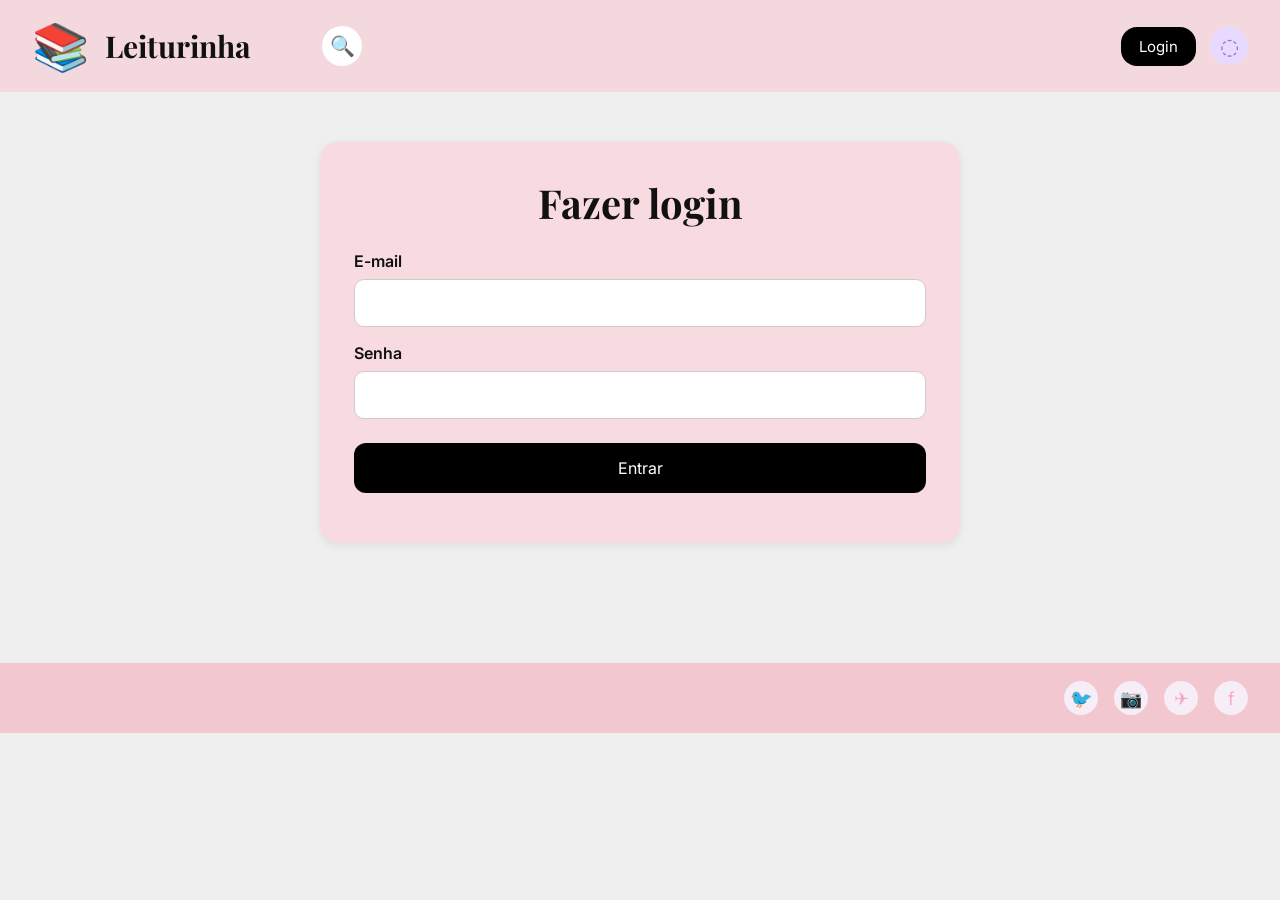
<file: leiturinha/cadastro.html>
<!DOCTYPE html>
<html lang="pt-BR">
<head>
  <meta charset="UTF-8">
  <meta name="viewport" content="width=device-width, initial-scale=1.0">
  <title>Login - Leiturinha</title>
  <link rel="stylesheet" href="style.css">
</head>
<body>
  <header>
    <div class="top-header">
      <div class="container">
        <a href="index.html" class="brand">
          <div class="logo-icon">📚</div>
          <div class="logo-text">Leiturinha</div>
        </a>
        <div class="search-box"><button class="search-circle">🔍</button></div>
        <div class="header-actions">
          <a href="login.html" class="login-btn">Login</a>
          <div class="user-icon">◌</div>
        </div>
      </div>
    </div>
  </header>

  <main class="form-page">
    <div class="form-card">
      <h1>Fazer login</h1>

      <form id="loginForm">
        <div class="form-group">
          <label for="loginEmail">E-mail</label>
          <input type="text" id="loginEmail">
          <span class="error" id="erroLoginEmail"></span>
        </div>

        <div class="form-group">
          <label for="loginSenha">Senha</label>
          <input type="password" id="loginSenha">
          <span class="error" id="erroLoginSenha"></span>
        </div>

        <button class="form-submit" type="submit">Entrar</button>
        <div class="success-message" id="loginSuccess"></div>
      </form>
    </div>
  </main>

  <footer class="footer">
    <div class="container">
      <div class="socials">
        <span>🐦</span>
        <span>📷</span>
        <span>✈</span>
        <span>f</span>
      </div>
    </div>
  </footer>

  <script src="data.js"></script>
  <script src="app.js"></script>
</body>
</html>
</file>
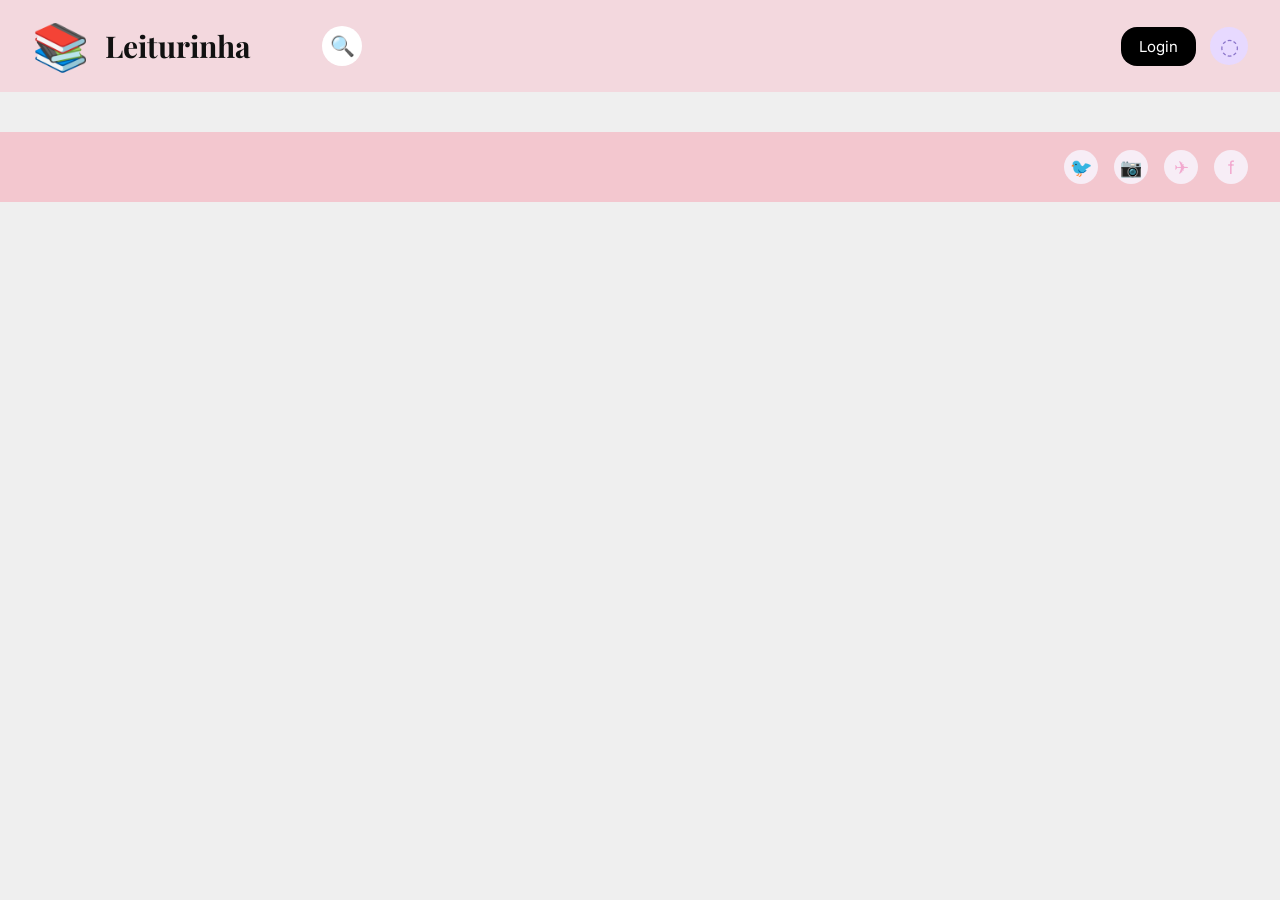
<file: leiturinha/carrinho.html>
<!DOCTYPE html>
<html lang="pt-BR">
<head>
  <meta charset="UTF-8">
  <meta name="viewport" content="width=device-width, initial-scale=1.0">
  <title>Favoritos - Leiturinha</title>
  <link rel="stylesheet" href="style.css">
</head>
<body>
  <header>
    <div class="top-header">
      <div class="container">
        <a href="index.html" class="brand">
          <div class="logo-icon">📚</div>
          <div class="logo-text">Leiturinha</div>
        </a>
        <div class="search-box"><button class="search-circle">🔍</button></div>
        <div class="header-actions">
          <a href="login.html" class="login-btn">Login</a>
          <div class="user-icon">◌</div>
        </div>
      </div>
    </div>
  </header>

  <main id="favorites-page"></main>

  <footer class="footer">
    <div class="container">
      <div class="socials">
        <span>🐦</span>
        <span>📷</span>
        <span>✈</span>
        <span>f</span>
      </div>
    </div>
  </footer>

  <script src="data.js"></script>
  <script src="app.js"></script>
</body>
</html>
</file>
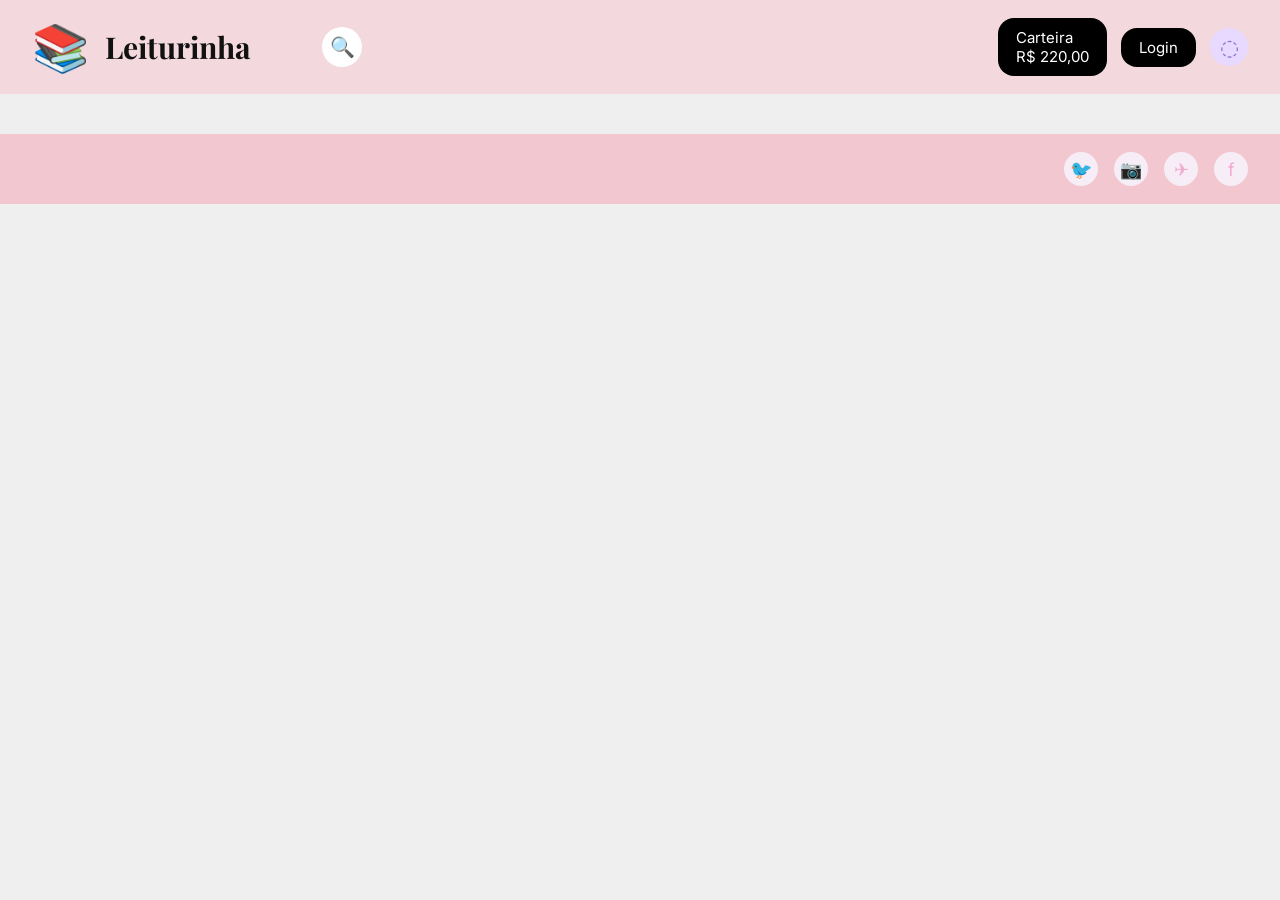
<file: leiturinha/contato.html>
<!DOCTYPE html>
<html lang="pt-BR">
<head>
  <meta charset="UTF-8">
  <meta name="viewport" content="width=device-width, initial-scale=1.0">
  <title>Carrinho - Leiturinha</title>
  <link rel="stylesheet" href="style.css">
</head>
<body>
  <header>
    <div class="top-header">
      <div class="container">
        <a href="index.html" class="brand">
          <div class="logo-icon">📚</div>
          <div class="logo-text">Leiturinha</div>
        </a>
        <div class="search-box"><button class="search-circle">🔍</button></div>
        <div class="header-actions">
          <div class="wallet-box">Carteira<br>R$ 220,00</div>
          <a href="login.html" class="login-btn">Login</a>
          <div class="user-icon">◌</div>
        </div>
      </div>
    </div>
  </header>

  <main id="cart-page"></main>

  <footer class="footer">
    <div class="container">
      <div class="socials">
        <span>🐦</span>
        <span>📷</span>
        <span>✈</span>
        <span>f</span>
      </div>
    </div>
  </footer>

  <script src="data.js"></script>
  <script src="app.js"></script>
</body>
</html>
</file>
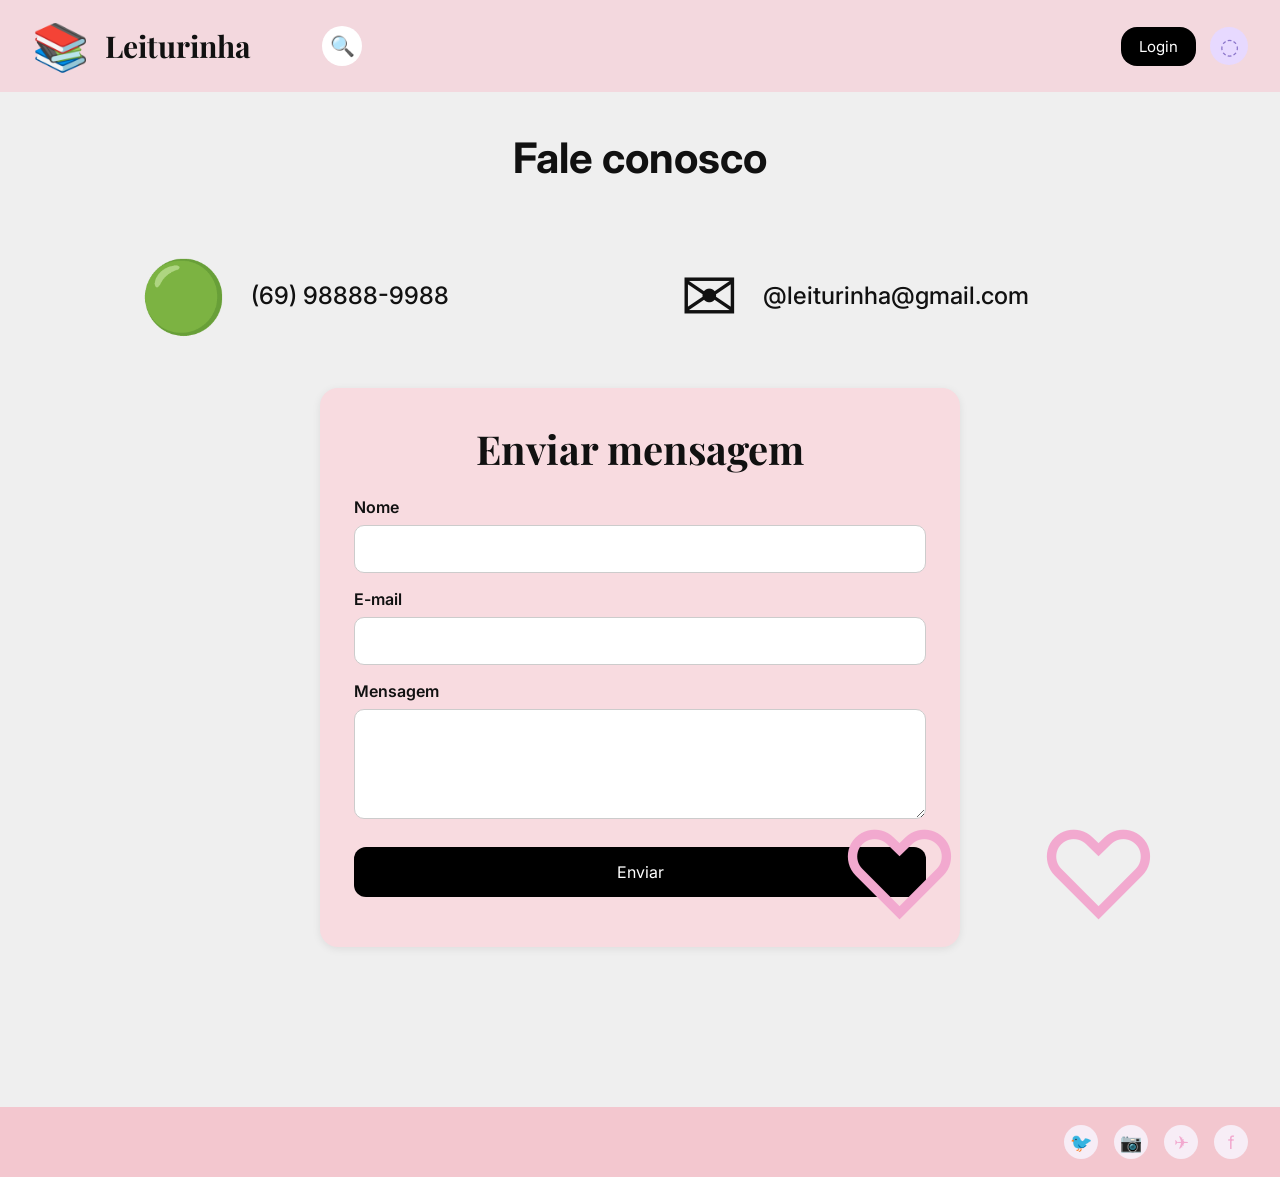
<file: leiturinha/login.html>
<!DOCTYPE html>
<html lang="pt-BR">
<head>
  <meta charset="UTF-8">
  <meta name="viewport" content="width=device-width, initial-scale=1.0">
  <title>Contato - Leiturinha</title>
  <link rel="stylesheet" href="style.css">
</head>
<body>
  <header>
    <div class="top-header">
      <div class="container">
        <a href="index.html" class="brand">
          <div class="logo-icon">📚</div>
          <div class="logo-text">Leiturinha</div>
        </a>
        <div class="search-box"><button class="search-circle">🔍</button></div>
        <div class="header-actions">
          <a href="login.html" class="login-btn">Login</a>
          <div class="user-icon">◌</div>
        </div>
      </div>
    </div>
  </header>

  <main class="contact-page container">
    <h1 class="contact-title">Fale conosco</h1>

    <div class="contact-grid">
      <div class="contact-item">
        <div class="icon">🟢</div>
        <div>(69) 98888-9988</div>
      </div>

      <div class="contact-item">
        <div class="icon">✉</div>
        <div>@leiturinha@gmail.com</div>
      </div>
    </div>

    <div class="contact-hearts">
      <span>♡</span>
      <span>♡</span>
    </div>

    <section class="form-page">
      <div class="form-card">
        <h1>Enviar mensagem</h1>

        <form id="contactForm">
          <div class="form-group">
            <label for="contatoNome">Nome</label>
            <input type="text" id="contatoNome">
            <span class="error" id="erroContatoNome"></span>
          </div>

          <div class="form-group">
            <label for="contatoEmail">E-mail</label>
            <input type="text" id="contatoEmail">
            <span class="error" id="erroContatoEmail"></span>
          </div>

          <div class="form-group">
            <label for="contatoMensagem">Mensagem</label>
            <textarea id="contatoMensagem"></textarea>
            <span class="error" id="erroContatoMensagem"></span>
          </div>

          <button class="form-submit" type="submit">Enviar</button>
          <div class="success-message" id="contactSuccess"></div>
        </form>
      </div>
    </section>
  </main>

  <footer class="footer">
    <div class="container">
      <div class="socials">
        <span>🐦</span>
        <span>📷</span>
        <span>✈</span>
        <span>f</span>
      </div>
    </div>
  </footer>

  <script src="data.js"></script>
  <script src="app.js"></script>
</body>
</html>
</file>
<file: leiturinha/style.css>
@import url('https://fonts.googleapis.com/css2?family=Abel&family=Inter:wght@300;400;500;600;700&family=Playfair+Display:wght@400;500;700&display=swap');

:root {
  --rosa-topo: #f3d8de;
  --rosa-menu: #f4bdd8;
  --rosa-card: #f2cfd0;
  --cinza-fundo: #efefef;
  --preto: #111;
  --branco: #fff;
  --roxo-user: #8872c8;
  --botao-vermelho: #b94343;
  --cinza-botao: #5d5757;
  --rosa-icone: #f2a9cf;
  --borda: #d8d8d8;
  --sombra: 0 2px 8px rgba(0,0,0,.08);
}

* {
  margin: 0;
  padding: 0;
  box-sizing: border-box;
}

html {
  scroll-behavior: smooth;
}

body {
  background: var(--cinza-fundo);
  font-family: 'Inter', sans-serif;
  color: var(--preto);
}

a {
  text-decoration: none;
  color: inherit;
}

img {
  max-width: 100%;
  display: block;
}

button,
input,
textarea {
  font-family: inherit;
}

.container {
  width: 95%;
  max-width: 1380px;
  margin: 0 auto;
}

/* HEADER */
.top-header {
  background: var(--rosa-topo);
  padding: 18px 0;
}

.top-header .container {
  display: flex;
  align-items: center;
  justify-content: space-between;
  gap: 20px;
}

.brand {
  display: flex;
  align-items: center;
  gap: 16px;
  min-width: 270px;
}

.brand .logo-icon {
  font-size: 46px;
}

.brand .logo-text {
  font-family: 'Playfair Display', serif;
  font-size: 30px;
  font-weight: 700;
}

.search-box {
  flex: 1;
  display: flex;
  justify-content: flex-start;
}

.search-circle {
  width: 40px;
  height: 40px;
  border-radius: 50%;
  background: var(--branco);
  border: none;
  font-size: 20px;
  cursor: pointer;
}

.header-actions {
  display: flex;
  align-items: center;
  gap: 14px;
}

.wallet-box,
.login-btn {
  background: #000;
  color: #fff;
  border-radius: 16px;
  padding: 10px 18px;
  border: none;
  font-size: 15px;
  cursor: pointer;
}

.user-icon {
  width: 38px;
  height: 38px;
  border-radius: 50%;
  background: #e7d9ff;
  display: flex;
  align-items: center;
  justify-content: center;
  color: var(--roxo-user);
  font-size: 22px;
}

.main-menu {
  background: var(--rosa-menu);
  border-top: 1px solid rgba(255,255,255,.4);
  border-bottom: 1px solid rgba(255,255,255,.4);
}

.main-menu .container {
  display: flex;
  align-items: center;
  gap: 24px;
  min-height: 28px;
}

.main-menu a {
  color: #fff;
  font-size: 14px;
  font-family: 'Abel', sans-serif;
  letter-spacing: .5px;
  padding: 4px 10px;
  position: relative;
}

.main-menu a:not(:last-child)::after {
  content: "";
  position: absolute;
  right: -12px;
  top: 5px;
  width: 1px;
  height: 14px;
  background: rgba(255,255,255,.4);
}

/* HERO HOME */
.hero-home {
  padding: 25px 0 10px;
}

.hero-banner {
  width: 72%;
  margin: 0 auto;
  border-radius: 60px;
  overflow: hidden;
  height: 170px;
  box-shadow: var(--sombra);
}

.hero-banner img {
  width: 100%;
  height: 100%;
  object-fit: cover;
}

.hero-welcome {
  margin-top: 25px;
  display: grid;
  grid-template-columns: 90px 1fr 320px;
  align-items: start;
  gap: 30px;
}

.heart-big {
  color: var(--rosa-icone);
  font-size: 72px;
  line-height: 1;
  padding-top: 20px;
}

.hero-title h1 {
  font-size: 46px;
  line-height: 1.15;
  font-family: 'Playfair Display', serif;
  font-weight: 500;
  max-width: 420px;
}

.hero-quote {
  background: #f7d1d1;
  padding: 18px;
  border-radius: 10px;
  font-size: 14px;
  line-height: 1.6;
  font-family: 'Playfair Display', serif;
}

/* TITLES */
.section-small-title {
  font-family: 'Playfair Display', serif;
  font-style: italic;
  font-size: 28px;
  margin: 30px 0 16px;
}

/* CARDS */
.books-strip,
.books-grid {
  background: var(--rosa-card);
  padding: 18px 16px;
}

.books-strip {
  display: grid;
  grid-template-columns: repeat(6, 1fr);
  gap: 18px;
}

.books-grid {
  display: grid;
  grid-template-columns: repeat(4, 1fr);
  gap: 18px;
}

.book-card {
  background: rgba(255,255,255,.12);
  transition: .2s;
}

.book-card:hover {
  transform: translateY(-4px);
}

.book-thumb-wrap {
  background: #f4f4f4;
  border-radius: 22px;
  padding: 18px;
  height: 290px;
  display: flex;
  align-items: center;
  justify-content: center;
}

.book-thumb {
  width: 170px;
  height: 240px;
  object-fit: cover;
  border-radius: 6px;
  box-shadow: var(--sombra);
}

.book-info {
  padding: 12px 10px 6px;
}

.book-title-row {
  display: flex;
  align-items: center;
  justify-content: space-between;
  gap: 10px;
}

.book-title {
  font-size: 17px;
  font-weight: 700;
  line-height: 1.2;
}

.book-price {
  font-size: 16px;
  margin-top: 8px;
}

.heart-btn {
  background: transparent;
  border: none;
  color: #ff9f43;
  font-size: 24px;
  cursor: pointer;
}

/* AUTHORS AREA */
.authors-area {
  display: grid;
  grid-template-columns: 1.2fr 180px 1fr;
  gap: 40px;
  align-items: center;
  margin: 60px 0;
}

.authors-left h2 {
  font-family: 'Playfair Display', serif;
  font-size: 28px;
  margin-bottom: 20px;
}

.quote-box {
  background: #fff;
  border: 1px solid #eee;
  border-radius: 10px;
  padding: 18px;
  margin-bottom: 18px;
  width: 280px;
  font-size: 13px;
  line-height: 1.5;
}

.authors-column {
  background: var(--rosa-card);
  border-radius: 8px;
  padding: 12px;
  display: flex;
  flex-direction: column;
  gap: 10px;
}

.author-photo {
  height: 130px;
  object-fit: cover;
  width: 100%;
  background: #fff;
}

.feature-image-box {
  background: var(--rosa-card);
  border-radius: 12px;
  padding: 18px;
  max-width: 420px;
  margin-left: auto;
}

.feature-image-box img {
  width: 100%;
  height: 420px;
  object-fit: cover;
  border-radius: 10px;
}

/* STORY BOX */
.story-area {
  display: grid;
  grid-template-columns: 1fr 250px;
  gap: 30px;
  margin: 40px 0 70px;
  align-items: center;
}

.story-box {
  background: #f7d7db;
  border: 1px solid #9f8e92;
  border-radius: 18px;
  padding: 28px;
  max-width: 760px;
  box-shadow: var(--sombra);
}

.story-box h2 {
  font-family: 'Playfair Display', serif;
  font-size: 34px;
  margin-bottom: 14px;
}

.story-box p {
  font-size: 14px;
  line-height: 1.8;
}

.hearts-column {
  display: flex;
  flex-direction: column;
  gap: 30px;
  align-items: center;
}

.hearts-column span {
  color: var(--rosa-icone);
  font-size: 82px;
  line-height: 1;
}

/* PRODUCT PAGE */
.product-section {
  background: #f5d7d9;
  padding: 40px 0;
  margin-top: 10px;
}

.product-layout {
  display: grid;
  grid-template-columns: 420px 1fr;
  gap: 60px;
  align-items: center;
}

.product-cover {
  width: 320px;
  height: 450px;
  object-fit: cover;
  border-radius: 10px;
  margin: 0 auto;
  box-shadow: var(--sombra);
}

.product-details {
  max-width: 680px;
}

.discount-badge {
  display: inline-block;
  background: #000;
  color: #fff;
  padding: 10px 14px;
  border-radius: 16px;
  font-family: 'Abel', sans-serif;
  font-size: 18px;
  margin-bottom: 10px;
}

.product-title {
  font-family: 'Abel', sans-serif;
  font-size: 52px;
  font-weight: 400;
  line-height: 1.1;
}

.product-author {
  font-family: 'Abel', sans-serif;
  font-size: 40px;
  color: #6d5d5d;
  margin: 10px 0 24px;
}

.product-types {
  display: flex;
  gap: 30px;
  margin-bottom: 14px;
}

.type-btn {
  width: 170px;
  height: 36px;
  border-radius: 8px;
  background: var(--cinza-botao);
  color: #111;
  border: none;
  cursor: pointer;
  font-family: 'Abel', sans-serif;
  font-size: 24px;
}

.product-meta {
  font-family: 'Abel', sans-serif;
  font-size: 22px;
  margin-bottom: 16px;
}

.rating-line {
  display: flex;
  gap: 20px;
  align-items: center;
  font-family: 'Abel', sans-serif;
  font-size: 22px;
  margin-bottom: 22px;
}

.stars {
  letter-spacing: 4px;
  font-size: 28px;
}

.product-price {
  font-family: 'Abel', sans-serif;
  font-size: 64px;
  margin: 14px 0;
}

.product-extra {
  font-family: 'Abel', sans-serif;
  font-size: 22px;
  margin-bottom: 20px;
}

.buy-btn {
  width: 100%;
  max-width: 520px;
  height: 58px;
  border: none;
  border-radius: 8px;
  background: var(--botao-vermelho);
  color: #000;
  font-family: 'Playfair Display', serif;
  font-size: 28px;
  cursor: pointer;
  margin-bottom: 12px;
}

.delivery {
  font-family: 'Abel', sans-serif;
  font-size: 22px;
}

.synopsis-section {
  padding: 20px 0 40px;
}

.synopsis-layout {
  display: grid;
  grid-template-columns: 1.2fr .8fr;
  gap: 30px;
}

.synopsis-box h2 {
  font-family: 'Playfair Display', serif;
  font-size: 64px;
  margin-bottom: 8px;
}

.synopsis-content {
  background: transparent;
  border: 1px solid #ddd;
  border-radius: 10px;
  padding: 18px 20px;
  font-size: 18px;
  line-height: 1.6;
  min-height: 220px;
}

.hearts-side {
  display: flex;
  align-items: center;
  justify-content: center;
  gap: 60px;
}

.hearts-side span {
  font-size: 110px;
  color: var(--rosa-icone);
}

/* EMPTY PAGES */
.empty-box {
  background: #f3d1d2;
  margin: 70px auto;
  padding: 70px 60px;
  min-height: 380px;
  display: flex;
  align-items: center;
  gap: 40px;
}

.empty-icon {
  font-size: 120px;
  color: #fff;
  min-width: 140px;
}

.empty-text h1 {
  font-family: 'Playfair Display', serif;
  font-size: 62px;
  margin-bottom: 26px;
}

.empty-text p {
  font-family: 'Playfair Display', serif;
  font-size: 38px;
  line-height: 1.5;
  margin-bottom: 26px;
}

.empty-actions {
  display: flex;
  gap: 20px;
  flex-wrap: wrap;
}

.black-btn {
  background: #000;
  color: #fff;
  border: none;
  padding: 18px 24px;
  border-radius: 16px;
  font-size: 16px;
  cursor: pointer;
}

/* CONTACT */
.contact-page {
  min-height: 760px;
  padding: 40px 0;
  position: relative;
}

.contact-title {
  text-align: center;
  font-size: 42px;
  font-weight: 700;
  margin-bottom: 70px;
}

.contact-grid {
  display: grid;
  grid-template-columns: 1fr 1fr;
  gap: 80px;
  align-items: start;
  max-width: 1000px;
  margin: 0 auto;
}

.contact-item {
  display: flex;
  align-items: center;
  gap: 24px;
  font-size: 24px;
  font-weight: 500;
}

.contact-item .icon {
  font-size: 70px;
}

.contact-hearts {
  position: absolute;
  right: 90px;
  bottom: 120px;
  display: flex;
  gap: 80px;
}

.contact-hearts span {
  color: var(--rosa-icone);
  font-size: 120px;
}

/* FORM */
.form-page {
  padding: 50px 0 80px;
}

.form-card {
  background: #f8dbe0;
  max-width: 640px;
  margin: 0 auto;
  border-radius: 18px;
  padding: 34px;
  box-shadow: var(--sombra);
}

.form-card h1 {
  font-family: 'Playfair Display', serif;
  font-size: 40px;
  text-align: center;
  margin-bottom: 22px;
}

.form-group {
  margin-bottom: 16px;
}

.form-group label {
  display: block;
  margin-bottom: 8px;
  font-weight: 600;
}

.form-group input,
.form-group textarea {
  width: 100%;
  height: 48px;
  border: 1px solid #ccc;
  border-radius: 10px;
  padding: 12px 14px;
  font-size: 16px;
}

.form-group textarea {
  height: 110px;
  resize: vertical;
}

.form-submit {
  width: 100%;
  height: 50px;
  border: none;
  background: #000;
  color: #fff;
  border-radius: 12px;
  font-size: 16px;
  cursor: pointer;
  margin-top: 8px;
}

.error {
  color: #c62828;
  font-size: 13px;
  margin-top: 5px;
  display: block;
}

.success-message {
  text-align: center;
  color: green;
  margin-top: 16px;
  font-weight: 600;
}

/* CATEGORY TAG */
.category-label {
  display: inline-block;
  background: #b9acac;
  color: #111;
  padding: 8px 18px;
  margin: 26px 0 14px;
  font-family: 'Playfair Display', serif;
  font-size: 26px;
  letter-spacing: 1px;
}

/* CADASTRO NOVO */
.register-wrapper {
  padding: 14px 0 40px;
}

.register-box {
  width: 100%;
  min-height: 760px;
  background: radial-gradient(circle at center, #ff77b7 0%, #f3c7d1 36%, #efc5cc 70%);
  border-top-right-radius: 110px;
  border-top-left-radius: 8px;
  border-bottom: 1px solid #b9a9a9;
  padding: 70px 56px 30px;
  display: grid;
  grid-template-columns: 1.25fr .75fr;
  gap: 20px;
}

.register-left h1 {
  font-size: 28px;
  font-weight: 700;
  margin-bottom: 28px;
}

.register-form {
  max-width: 900px;
}

.register-form .row {
  display: flex;
  gap: 26px;
  margin-bottom: 18px;
}

.register-form .field {
  flex: 1;
}

.register-form label {
  display: block;
  font-size: 14px;
  margin-bottom: 8px;
  font-weight: 500;
}

.register-form input {
  width: 100%;
  height: 44px;
  border: none;
  background: #f3f3f3;
  border-radius: 6px;
  padding: 10px 14px;
  font-size: 14px;
  outline: none;
}

.field-email {
  max-width: 720px;
  margin-bottom: 22px;
}

.register-main-btn {
  width: 100%;
  max-width: 1220px;
  height: 48px;
  border: none;
  border-radius: 6px;
  background: #000;
  color: #fff;
  font-size: 17px;
  font-weight: 600;
  cursor: pointer;
  margin: 8px 0 26px;
}

.register-login-link {
  display: inline-block;
  background: #000;
  color: #fff;
  padding: 14px 18px;
  border-radius: 18px;
  font-size: 15px;
  margin-bottom: 130px;
}

.register-social-list {
  display: flex;
  flex-direction: column;
  gap: 18px;
  margin-top: 10px;
}

.social-line {
  display: flex;
  align-items: center;
  gap: 16px;
  font-size: 18px;
  font-family: 'Playfair Display', serif;
}

.social-line span {
  width: 38px;
  height: 38px;
  border-radius: 50%;
  background: #f9edf5;
  color: #f0a6cf;
  display: flex;
  align-items: center;
  justify-content: center;
  font-size: 18px;
}

.register-right {
  display: flex;
  align-items: flex-start;
  justify-content: center;
  padding-top: 40px;
}

.register-right h2 {
  font-family: 'Playfair Display', serif;
  font-size: 40px;
  line-height: 1.28;
  font-weight: 500;
  text-align: left;
  max-width: 470px;
}

/* FOOTER */
.footer {
  background: #f3c7cf;
  margin-top: 40px;
  padding: 18px 0;
}

.footer .container {
  display: flex;
  justify-content: flex-end;
}

.socials {
  display: flex;
  gap: 16px;
}

.socials span {
  width: 34px;
  height: 34px;
  border-radius: 50%;
  background: #f7edf6;
  color: var(--rosa-icone);
  display: flex;
  align-items: center;
  justify-content: center;
  font-size: 18px;
}

/* RESPONSIVO */
@media (max-width: 1200px) {
  .books-strip {
    grid-template-columns: repeat(3, 1fr);
  }

  .books-grid {
    grid-template-columns: repeat(3, 1fr);
  }

  .product-layout,
  .authors-area,
  .story-area,
  .synopsis-layout,
  .hero-welcome,
  .contact-grid {
    grid-template-columns: 1fr;
  }

  .feature-image-box,
  .story-box,
  .product-details {
    margin: 0 auto;
  }

  .hearts-column,
  .contact-hearts,
  .hearts-side {
    display: none;
  }
}

@media (max-width: 980px) {
  .register-box {
    grid-template-columns: 1fr;
    border-top-right-radius: 40px;
    padding: 34px 24px;
  }

  .register-form .row {
    flex-direction: column;
    gap: 14px;
  }

  .field-email {
    max-width: 100%;
  }

  .register-login-link {
    margin-bottom: 50px;
  }

  .register-right h2 {
    font-size: 30px;
  }
}

@media (max-width: 768px) {
  .main-menu .container {
    flex-wrap: wrap;
    gap: 10px;
    padding: 8px 0;
  }

  .books-strip,
  .books-grid {
    grid-template-columns: repeat(2, 1fr);
  }

  .hero-banner {
    width: 100%;
    height: 120px;
    border-radius: 30px;
  }

  .hero-title h1,
  .product-title,
  .product-author,
  .synopsis-box h2,
  .empty-text h1 {
    font-size: 34px;
  }

  .empty-text p {
    font-size: 24px;
  }

  .book-thumb-wrap {
    height: 240px;
  }

  .book-thumb {
    width: 130px;
    height: 190px;
  }

  .top-header .container {
    flex-wrap: wrap;
  }

  .brand .logo-text {
    font-size: 24px;
  }

  .product-cover {
    width: 240px;
    height: 340px;
  }

  .product-price {
    font-size: 42px;
  }
}
</file>
